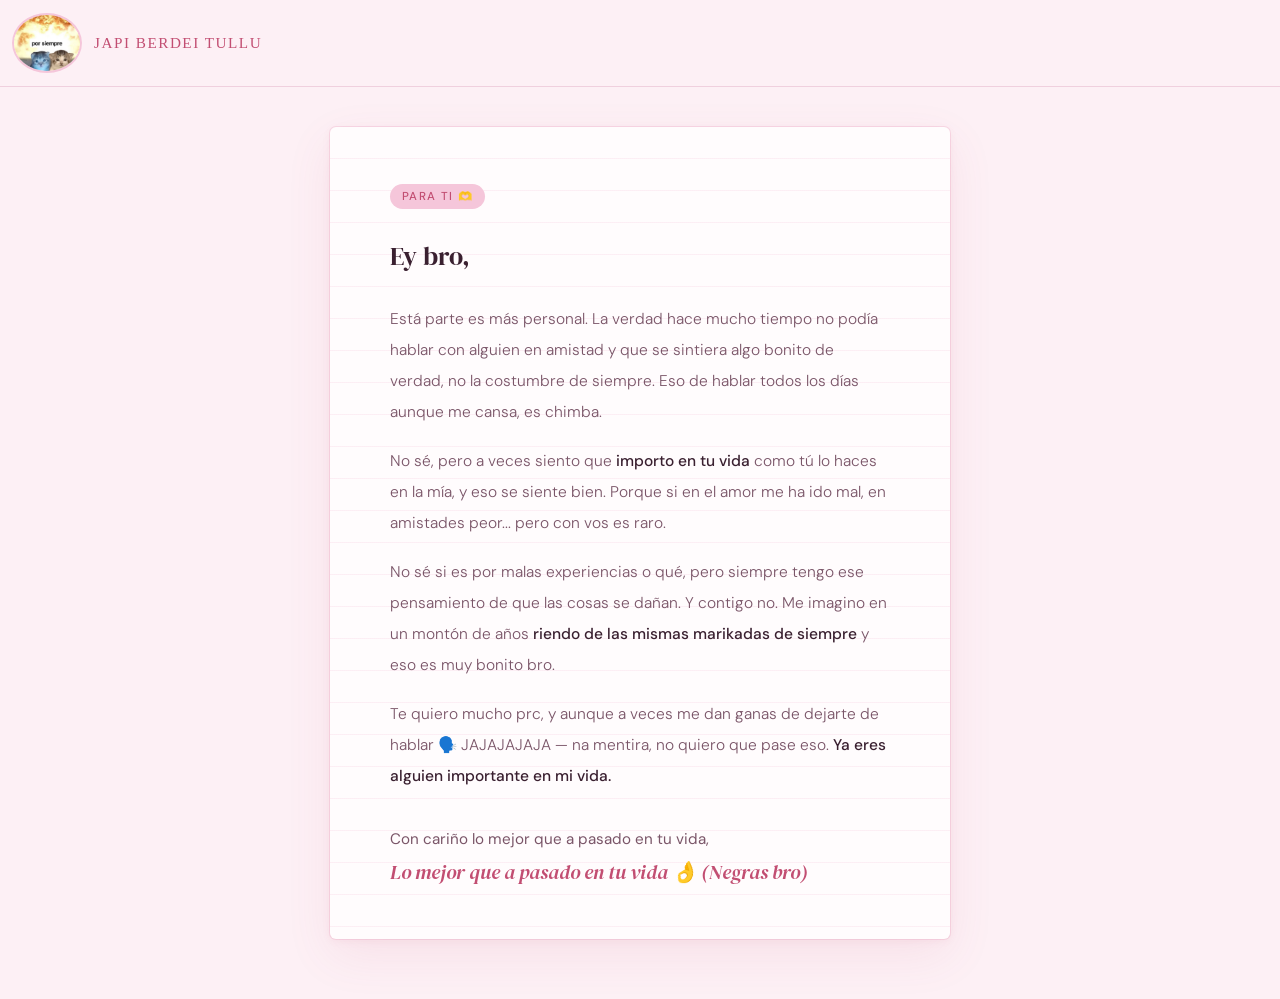
<file: A/agrradeciemiento.html>
<!DOCTYPE html>
<html lang="es">
<head>
  <meta charset="UTF-8">
  <meta name="viewport" content="width=device-width, initial-scale=1.0">
  <title>Para ti 🫶</title>
  <link rel="stylesheet" href="style.css">
  <link href="https://fonts.googleapis.com/css2?family=DM+Serif+Display:ital@0;1&family=DM+Sans:wght@300;400;500&display=swap" rel="stylesheet">
  <link href="https://cdn.jsdelivr.net/npm/bootstrap@5.3.8/dist/css/bootstrap.min.css" rel="stylesheet"
      integrity="sha384-sRIl4kxILFvY47J16cr9ZwB07vP4J8+LH7qKQnuqkuIAvNWLzeN8tE5YBujZqJLB" crossorigin="anonymous">
  <script src="https://cdn.jsdelivr.net/npm/bootstrap@5.3.8/dist/js/bootstrap.bundle.min.js"
      integrity="sha384-FKyoEForCGlyvwx9Hj09JcYn3nv7wiPVlz7YYwJrWVcXK/BmnVDxM+D2scQbITxI"
      crossorigin="anonymous"></script>
  <style>
    :root {
      --rose-bg: #fdf0f5;
      --rose-mid: #f5c6da;
      --rose-deep: #c24e72;
      --text-main: #3a2030;
      --text-soft: #7a5568;
      --paper: #fffcfd;
    }

    * { margin: 0; padding: 0; box-sizing: border-box; }

    body {
      min-height: 100vh;
      background-color: var(--rose-bg);
      display: flex;
      flex-direction: column;
      align-items: center;
      justify-content: center;
      padding-bottom: 60px;
      font-family: 'DM Sans', sans-serif;
    }

    .carta {
      background: var(--paper);
      max-width: 620px;
      width: calc(100% - 40px);
      border-radius: 6px;
      box-shadow:
        0 2px 8px rgba(194,78,114,0.07),
        0 16px 48px rgba(194,78,114,0.09),
        0 0 0 1px rgba(245,198,218,0.5);
      padding: 56px 60px 52px;
      position: relative;
      margin-top: 40px;
    }

    .carta::before {
      content: '';
      position: absolute;
      inset: 0;
      background-image: repeating-linear-gradient(
        to bottom,
        transparent,
        transparent 31px,
        rgba(245,198,218,0.25) 31px,
        rgba(245,198,218,0.25) 32px
      );
      border-radius: 6px;
      pointer-events: none;
    }

    .contenido {
      position: relative;
      z-index: 1;
    }

    .tag {
      display: inline-block;
      background: var(--rose-mid);
      color: var(--rose-deep);
      font-size: 0.72rem;
      font-weight: 500;
      letter-spacing: 0.12em;
      text-transform: uppercase;
      padding: 4px 12px;
      border-radius: 999px;
      margin-bottom: 28px;
    }

    .saludo {
      font-family: 'DM Serif Display', serif;
      font-size: 1.6rem;
      color: var(--text-main);
      margin-bottom: 28px;
    }

    .cuerpo {
      font-size: 0.97rem;
      color: var(--text-soft);
      line-height: 2;
      font-weight: 300;
    }

    .cuerpo p {
      margin-bottom: 18px;
    }

    .cuerpo strong {
      color: var(--text-main);
      font-weight: 500;
    }

    .cierre {
      margin-top: 36px;
      font-size: 0.95rem;
      color: var(--text-soft);
    }

    .firma {
      margin-top: 6px;
      font-family: 'DM Serif Display', serif;
      font-style: italic;
      font-size: 1.25rem;
      color: var(--rose-deep);
    }

    @media (max-width: 540px) {
      .carta { padding: 40px 28px 40px; }
    }
  </style>
</head>
<body>

  <nav class="navbar mi-navbar" style="width:100%; align-self: flex-start;">
    <div class="container-fluid">
      <a class="navbar-brand" href="index.html">
        <img src="img/por siempre.jpg" alt="Logo" width="70" height="60" class="d-inline-block align-text-top">
        JAPI BERDEI TULLU
      </a>
    </div>
  </nav>

  <div class="carta">
    <div class="contenido">

      <span class="tag">para ti 🫶</span>

      <p class="saludo">Ey bro,</p>

      <div class="cuerpo">
        <p>
          Está parte es más personal. La verdad hace mucho tiempo no podía hablar con alguien en amistad y que se sintiera algo bonito de verdad, no la costumbre de siempre. Eso de hablar todos los días aunque me cansa, es chimba.
        </p>
        <p>
          No sé, pero a veces siento que <strong>importo en tu vida</strong> como tú lo haces en la mía, y eso se siente bien. Porque si en el amor me ha ido mal, en amistades peor... pero con vos es raro.
        </p>
        <p>
          No sé si es por malas experiencias o qué, pero siempre tengo ese pensamiento de que las cosas se dañan. Y contigo no. Me imagino en un montón de años <strong>riendo de las mismas marikadas de siempre</strong> y eso es muy bonito bro.
        </p>
        <p>
          Te quiero mucho prc, y aunque a veces me dan ganas de dejarte de hablar 🗣️ JAJAJAJAJA — na mentira, no quiero que pase eso. <strong>Ya eres alguien importante en mi vida.</strong>
        </p>
      </div>

      <div class="cierre">
        Con cariño lo mejor que a pasado en tu vida,
        <div class="firma">Lo mejor que a pasado en tu vida 👌 (Negras bro)</div>
      </div>

    </div>
  </div>

</body>
</html>
</file>
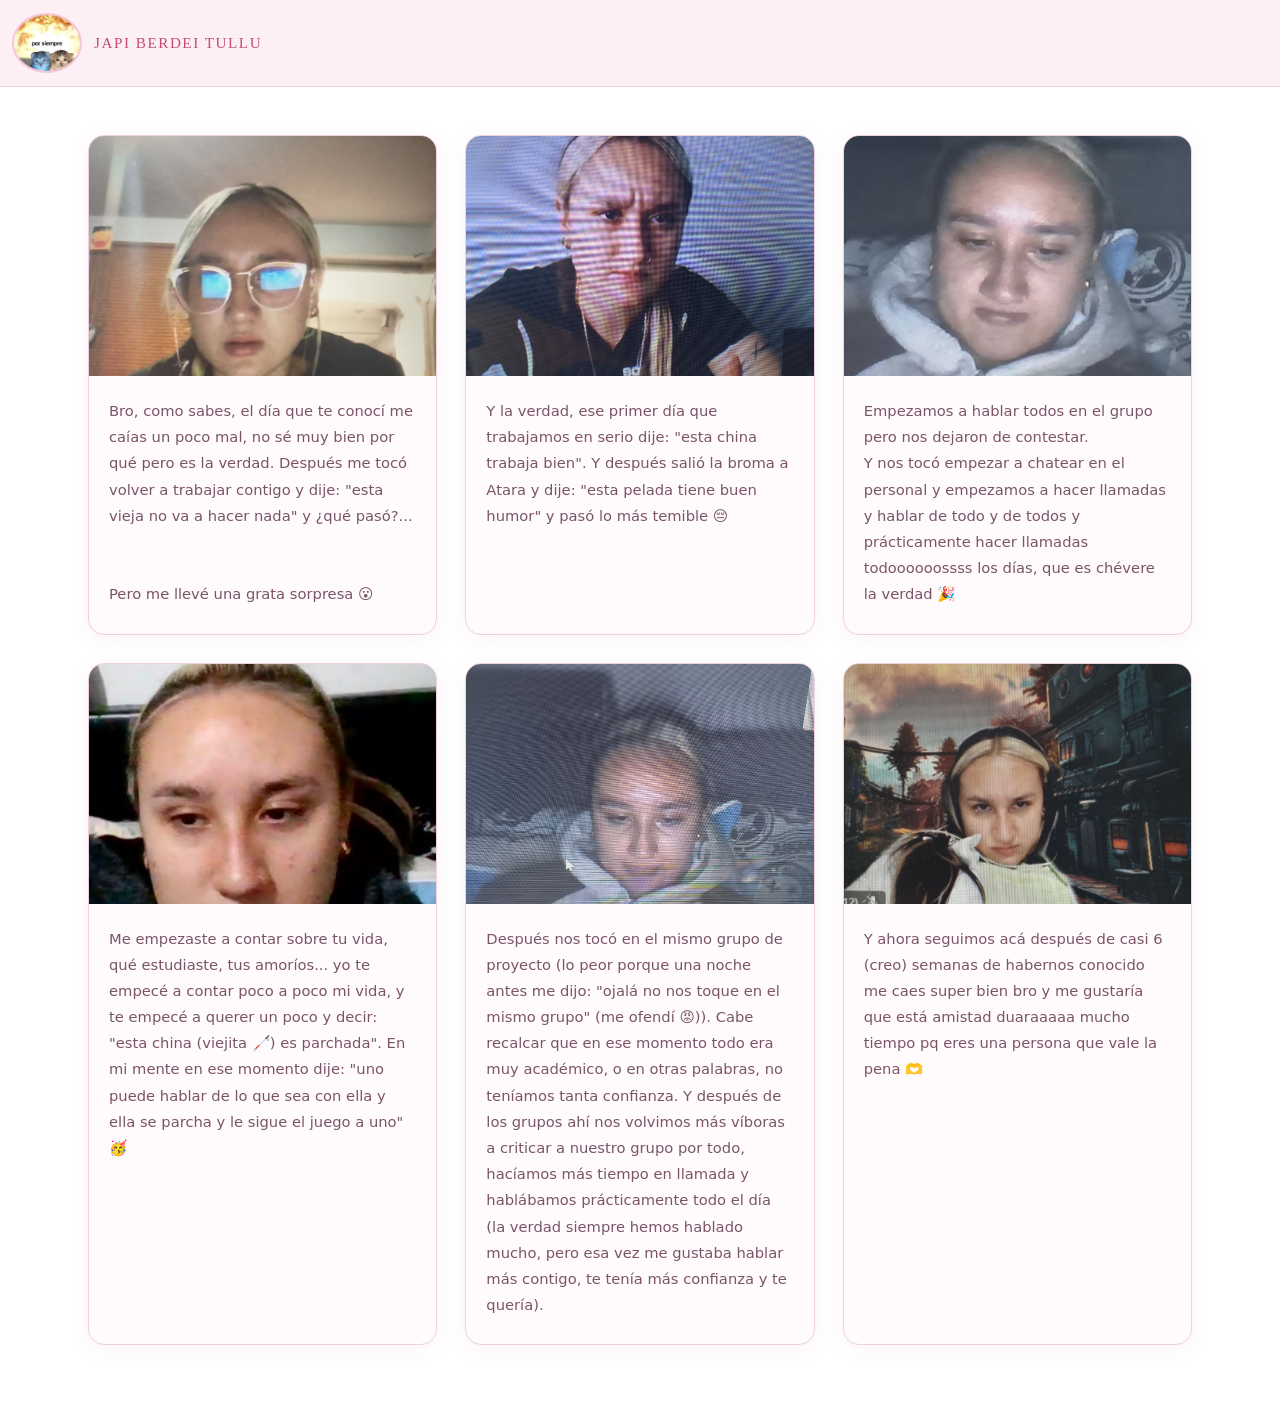
<file: A/orqe.html>
<!DOCTYPE html>
<html lang="en">

<head>
    <meta charset="UTF-8">
    <meta name="viewport" content="width=device-width, initial-scale=1.0">
    <title>FELIZ CUMPLE ALEJA 🫶</title>
    <link rel="stylesheet" href="style.css">
    <link href="https://cdn.jsdelivr.net/npm/bootstrap@5.3.8/dist/css/bootstrap.min.css" rel="stylesheet"
        integrity="sha384-sRIl4kxILFvY47J16cr9ZwB07vP4J8+LH7qKQnuqkuIAvNWLzeN8tE5YBujZqJLB" crossorigin="anonymous">
    <script src="https://cdn.jsdelivr.net/npm/bootstrap@5.3.8/dist/js/bootstrap.bundle.min.js"
        integrity="sha384-FKyoEForCGlyvwx9Hj09JcYn3nv7wiPVlz7YYwJrWVcXK/BmnVDxM+D2scQbITxI"
        crossorigin="anonymous"></script>


<body>

    <nav class="navbar mi-navbar">
    <div class="container-fluid">
        <a class="navbar-brand" href="index.html">
            <img src="img/por siempre.jpg" alt="Logo" width="70" height="60" class="d-inline-block align-text-top">
            JAPI BERDEI TULLU
        </a>
    </div>
</nav>



    <div class="contenedor-cartas">

    <div class="card">
      <img src="img/la mas decente.jpg" class="card-img-top" alt="Foto decente">
      <div class="card-body">
        <p class="card-text">Bro, como sabes, el día que te conocí me caías un poco mal, no sé muy bien por qué pero es la verdad. Después me tocó volver a trabajar contigo y dije: "esta vieja no va a hacer nada" y ¿qué pasó?... <br><br><br> Pero me llevé una grata sorpresa 😮</p>
      </div>
    </div>

    <div class="card">
      <img src="img/tia.jpg" class="card-img-top" alt="Foto tía">
      <div class="card-body">
        <p class="card-text">Y la verdad, ese primer día que 
            trabajamos en serio dije: "esta china trabaja bien". 
            Y después salió la broma a Atara y dije: "esta pelada tiene 
            buen humor" y pasó lo más temible 😔</p>
      </div>
    </div>

    <div class="card">
      <img src="img/jmmm.jpg" class="card-img-top" alt="Foto jmmm">
      <div class="card-body">
        <p class="card-text">Empezamos a hablar todos en el grupo pero nos dejaron de contestar.<br>
            Y nos tocó empezar a chatear en el personal y empezamos a hacer llamadas y hablar de todo y 
            de todos y prácticamente hacer llamadas todoooooossss los días, que es chévere la verdad 🎉</p>
      </div>
    </div>

    <div class="card">
      <img src="img/enfermita.jpg" class="card-img-top" alt="Foto enfermita">
      <div class="card-body">
        <p class="card-text">Me empezaste a contar sobre tu vida, qué estudiaste, tus amoríos... 
            yo te empecé a contar poco a poco mi vida, y te empecé a querer un poco y decir: "esta china (viejita 🦯) 
            es parchada". En mi mente en ese momento dije: "uno puede hablar de lo que sea con ella y ella se parcha 
            y le sigue el juego a uno" 🥳</p>
      </div>
    </div>

    <div class="card">
      <img src="img/Jmmmm.jpg" class="card-img-top" alt="Foto proyecto">
      <div class="card-body">
        <p class="card-text">Después nos tocó en el mismo grupo de proyecto 
            (lo peor porque una noche antes me dijo: "ojalá no nos toque en el mismo grupo" 
            (me ofendí 😡)). Cabe recalcar que en ese momento todo era muy académico, o en otras palabras, 
            no teníamos tanta confianza. Y después de los grupos ahí nos volvimos más víboras a criticar a nuestro 
            grupo por todo, hacíamos más tiempo en llamada y hablábamos prácticamente todo el día (la verdad siempre 
            hemos hablado mucho, pero esa vez me gustaba hablar más contigo, te tenía más confianza y te quería).</p>
      </div>
    </div>

    <div class="card">
      <img src="img/enojada.jpg" class="card-img-top" alt="Foto final">
      <div class="card-body">
        <p class="card-text">Y ahora seguimos acá después de casi 6 (creo) semanas de habernos conocido me caes super bien bro y 
            me gustaría que está amistad duaraaaaa mucho tiempo pq eres una persona que vale la pena 🫶</p>
      </div>
    </div>

  </div>

</body>
</file>
<file: A/style.css>
/* ── Tokens ─────────────────────────────────────────────── */
:root {
    --rose-bg: #FDF0F5;
    --rose-mid: #F5C6DA;
    --rose-accent: #E8789A;
    --rose-deep: #C24E72;
    --rose-card: #FFFAFC;
    --text-main: #3A2030;
    --text-soft: #7A5568;
    --border: #F0D0DE;
}

*,
*::before,
*::after {
    margin: 0;
    padding: 0;
    box-sizing: border-box;
}

body {
    font-family: 'Georgia', serif;
    background-color: var(--rose-bg);
    color: var(--text-main);
    line-height: 1.7;
}

/* ── Navbar ──────────────────────────────────────────────── */
.mi-navbar {
    background-color: var(--rose-bg) !important;
    border-bottom: 1px solid var(--border);
    padding: 12px 24px;
}

.mi-navbar .navbar-brand {
    color: var(--rose-deep) !important;
    font-family: 'Georgia', serif;
    font-weight: normal;
    font-size: 0.95rem;
    letter-spacing: 0.1em;
    text-transform: uppercase;
    display: flex;
    align-items: center;
    gap: 12px;
}

.mi-navbar .navbar-brand img {
    border-radius: 50%;
    object-fit: cover;
    border: 2px solid var(--rose-mid);
}

/* ── Hero video ──────────────────────────────────────────── */
.video_flores {
    position: relative;
    width: 100%;
    height: 100vh;
    overflow: hidden;
    display: flex;
    justify-content: center;
    align-items: center;
    text-align: center;
}

.video-fondo {
    position: absolute;
    inset: 0;
    width: 100%;
    height: 100%;
    object-fit: cover;
    z-index: -1;
    filter: brightness(0.72) saturate(0.85);
}

.video_flores::after {
    content: '';
    position: absolute;
    inset: 0;
    background: linear-gradient(to bottom, rgba(253, 240, 245, 0.3), rgba(232, 120, 154, 0.18));
    z-index: 0;
}

.contenido1 {
    position: relative;
    z-index: 1;
    padding: 24px;
}

.contenido1 h1 {
    font-size: clamp(2rem, 5vw, 3.5rem);
    font-weight: normal;
    color: #fff;
    text-shadow: 0 2px 18px rgba(194, 78, 114, 0.5);
    margin-bottom: 16px;
    letter-spacing: 0.04em;
}

.contenido1 p {
    font-size: 1.05rem;
    color: rgba(255, 255, 255, 0.9);
    max-width: 520px;
    margin: 0 auto;
    text-shadow: 0 1px 8px rgba(0, 0, 0, 0.2);
}

/* ── Contenido principal index ───────────────────────────── */
.contenido-principal {
    display: flex;
    flex-direction: column;
    align-items: center;
    gap: 48px;
    padding: 60px 24px 80px;
}

.contenido-principal>.card {
    background-color: var(--rose-card) !important;
    border: 1px solid var(--border) !important;
    border-radius: 16px !important;
    box-shadow: 0 4px 24px rgba(194, 78, 114, 0.08);
    width: 100%;
    max-width: 340px;
    overflow: hidden;
    transition: transform 0.25s ease, box-shadow 0.25s ease;
}

.contenido-principal>.card:hover {
    transform: translateY(-5px);
    box-shadow: 0 12px 36px rgba(194, 78, 114, 0.15);
}

.contenido-principal .card-img-top {
    height: 220px;
    object-fit: cover;
    width: 100%;
}

.contenido-principal .card-body {
    padding: 24px;
}

.contenido-principal .card-title {
    font-size: 1rem;
    font-weight: normal;
    color: var(--rose-deep);
    letter-spacing: 0.02em;
    margin-bottom: 8px;
}

.contenido-principal .card-text {
    color: var(--text-soft);
    font-size: 0.92rem;
    margin-bottom: 20px;
}

.contenido-principal .btn-primary {
    background-color: var(--rose-accent) !important;
    border: none !important;
    border-radius: 999px !important;
    padding: 10px 28px !important;
    font-size: 0.82rem !important;
    letter-spacing: 0.09em !important;
    text-transform: uppercase !important;
    color: #fff !important;
    transition: background-color 0.2s ease !important;
}

.contenido-principal .btn-primary:hover {
    background-color: var(--rose-deep) !important;
}

/* ── Secciones extra ─────────────────────────────────────── */
.seccion {
    text-align: center;
    max-width: 560px;
    padding: 16px 0;
}

.seccion h2 {
    font-size: 1.3rem;
    font-weight: normal;
    color: var(--rose-deep);
    margin-bottom: 8px;
    letter-spacing: 0.04em;
}

.seccion p {
    color: var(--text-soft);
    font-size: 0.93rem;
}

/* ── YouTube embed ───────────────────────────────────────── */
.topo {
    position: relative;
    width: 100%;
    max-width: 820px;
    aspect-ratio: 16 / 9;
    border-radius: 16px;
    overflow: hidden;
    box-shadow: 0 8px 40px rgba(194, 78, 114, 0.12);
    border: 1px solid var(--border);
}

.topo iframe {
    width: 100%;
    height: 100%;
    border: none;
}

/* ── Orqe page — grid de cartas ──────────────────────────── */
.contenedor-cartas {
    display: grid;
    grid-template-columns: repeat(3, 1fr);
    gap: 28px;
    max-width: 1160px;
    margin: 48px auto 80px;
    padding: 0 28px;
}

.contenedor-cartas .card {
    background-color: var(--rose-card) !important;
    border: 1px solid var(--border) !important;
    border-radius: 16px !important;
    box-shadow: 0 4px 20px rgba(194, 78, 114, 0.07);
    overflow: hidden;
    width: 100%;
    max-width: 100%;
    margin: 0;
    transition: transform 0.25s ease, box-shadow 0.25s ease;
}

.contenedor-cartas .card:hover {
    transform: translateY(-4px);
    box-shadow: 0 10px 32px rgba(194, 78, 114, 0.13);
}

.contenedor-cartas .card-img-top {
    width: 100%;
    height: 240px;
    object-fit: cover;
}

.contenedor-cartas .card-body {
    padding: 22px 20px 26px;
}

.contenedor-cartas .card-text {
    color: var(--text-soft);
    font-size: 0.92rem;
    line-height: 1.78;
}

/* ── Carta agradecimientos especial ─────────────────────── */
.card-agradecimientos {
    background: linear-gradient(145deg, #fff5f9 0%, #fdeaf3 100%) !important;
    border: 1px solid var(--rose-mid) !important;
}

.card-agradecimientos .card-text {
    color: var(--text-main);
    font-style: italic;
    font-size: 0.93rem;
    line-height: 1.88;
}

/* ── Responsive ──────────────────────────────────────────── */
@media (max-width: 900px) {
    .contenedor-cartas {
        grid-template-columns: repeat(2, 1fr);
    }
}

@media (max-width: 580px) {
    .contenedor-cartas {
        grid-template-columns: 1fr;
        padding: 0 16px;
    }

    .contenido-principal>.card {
        max-width: 100%;
    }
}
</file>
